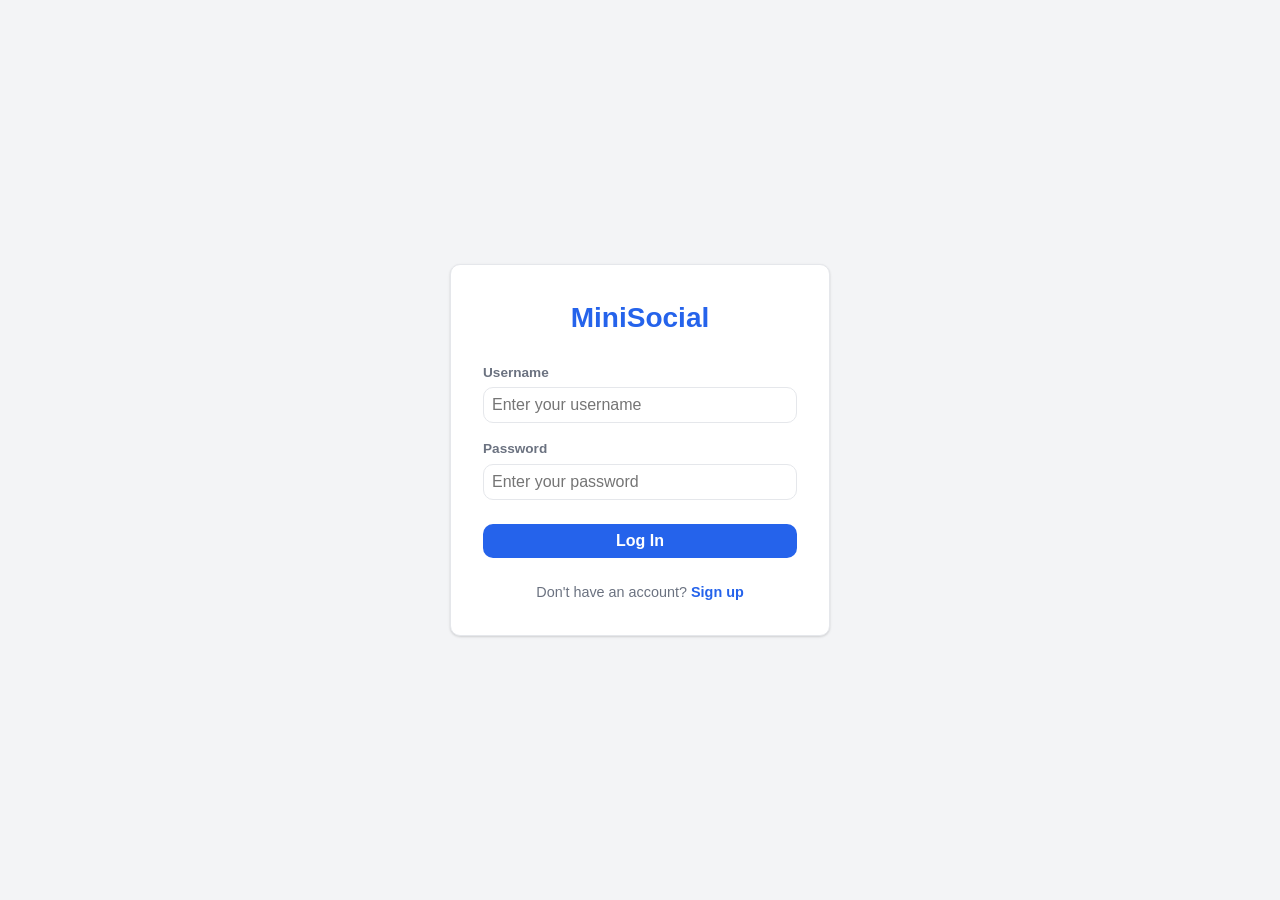
<file: frontend/index.html>
<!DOCTYPE html>
<html lang="en">
<head>
  <meta charset="UTF-8">
  <meta name="viewport" content="width=device-width, initial-scale=1.0">
  <title>MiniSocial - Home</title>

  <link rel="stylesheet" href="styles/shared/reset.css">
  <link rel="stylesheet" href="styles/shared/variables.css">
  <link rel="stylesheet" href="styles/shared/header.css">
  <link rel="stylesheet" href="styles/shared/components.css">
  <link rel="stylesheet" href="styles/pages/home.css">
</head>
<body>

  <header class="header">
    <div class="header-content">
      <a href="index.html" class="header-logo">MiniSocial</a>

      <div class="header-search">
        <input
          type="text"
          class="header-search-input"
          id="js-search-input"
          placeholder="Search users..."
          autocomplete="off"
        >
        <div class="header-search-results" id="js-search-results"></div>
      </div>

      <nav class="header-nav">
        <a href="index.html" class="header-nav-link">Home</a>
        <a href="profile.html" class="header-nav-link" id="js-my-profile-link">Profile</a>
        <button class="header-logout-button" id="js-logout-button">Log Out</button>
      </nav>
    </div>
  </header>

  <main class="page-content">

    <div class="error-banner" id="js-error-banner"></div>

    <section class="create-post-box">
      <form id="js-create-post-form">
        <textarea
          class="create-post-textarea"
          id="js-post-caption-input"
          placeholder="What's on your mind?"
          maxlength="500"
        ></textarea>

        <img class="create-post-image-preview" id="js-post-image-preview">

        <div class="create-post-footer">
          <div>
            <label class="create-post-image-label" for="js-post-image-input">📷 Add Photo</label>
            <input type="file" accept="image/*" class="create-post-image-input" id="js-post-image-input">
            <span class="create-post-image-filename" id="js-post-image-filename"></span>
          </div>

          <button type="submit" class="create-post-submit-button" id="js-post-submit-button">
            Post
          </button>
        </div>
      </form>
    </section>

    <div class="spinner" id="js-loading-spinner"></div>

    <section class="posts-list" id="js-posts-list"></section>

  </main>

  <script type="module" src="scripts/home.js"></script>
</body>
</html>
</file>
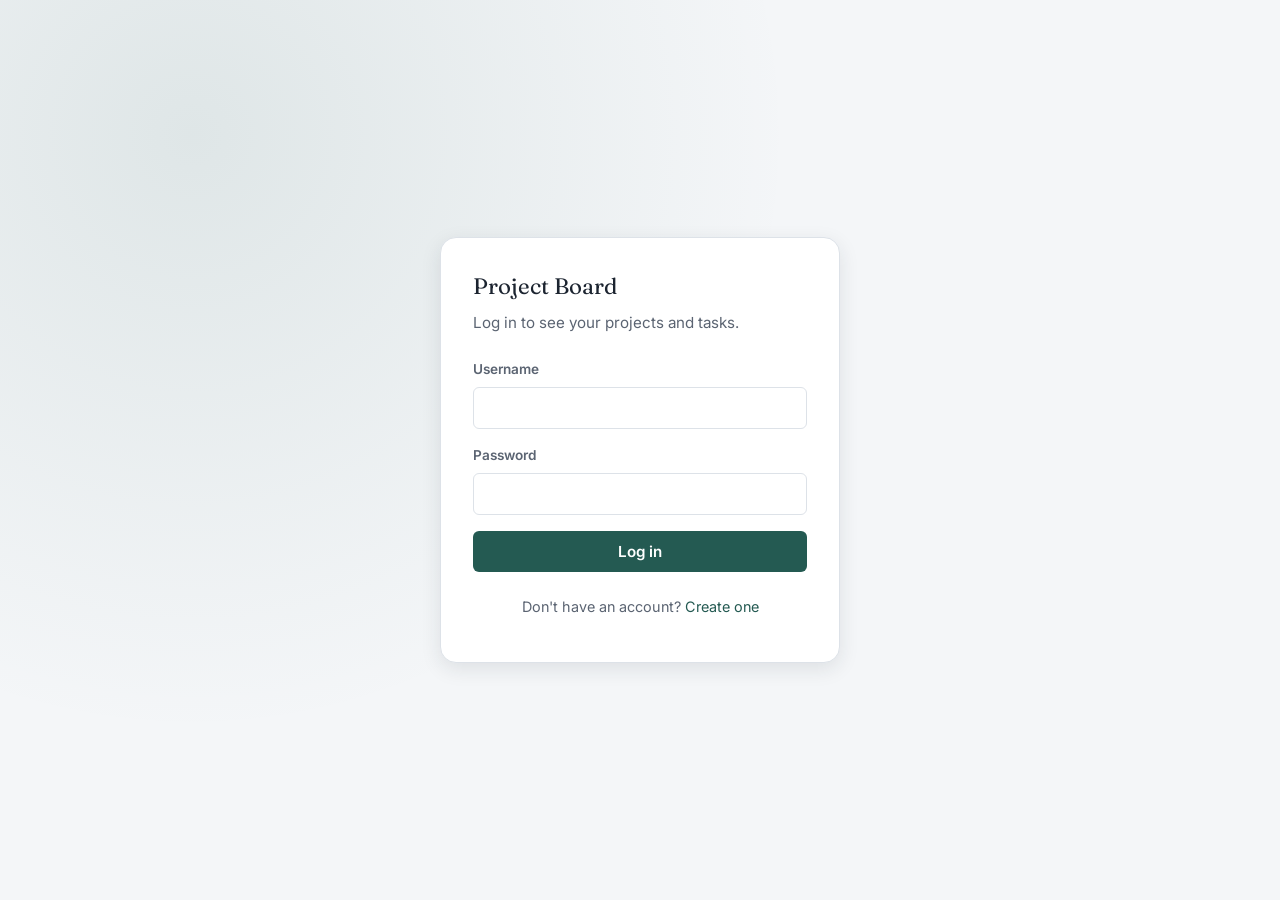
<file: Task-2/frontend/index.html>
<!DOCTYPE html>
<html lang="en">
<head>
  <meta charset="UTF-8">
  <meta name="viewport" content="width=device-width, initial-scale=1.0">
  <title>Project Board</title>
  <link rel="stylesheet" href="styles/shared/base.css">
</head>
<body>
  <div class="loading-state">Loading&hellip;</div>

  <script src="scripts/api.js"></script>
  <script>
    // Entry point: send the visitor wherever they belong.
    if (window.api.isLoggedIn()) {
      window.location.href = 'dashboard.html';
    } else {
      window.location.href = 'login.html';
    }
  </script>
</body>
</html>
</file>
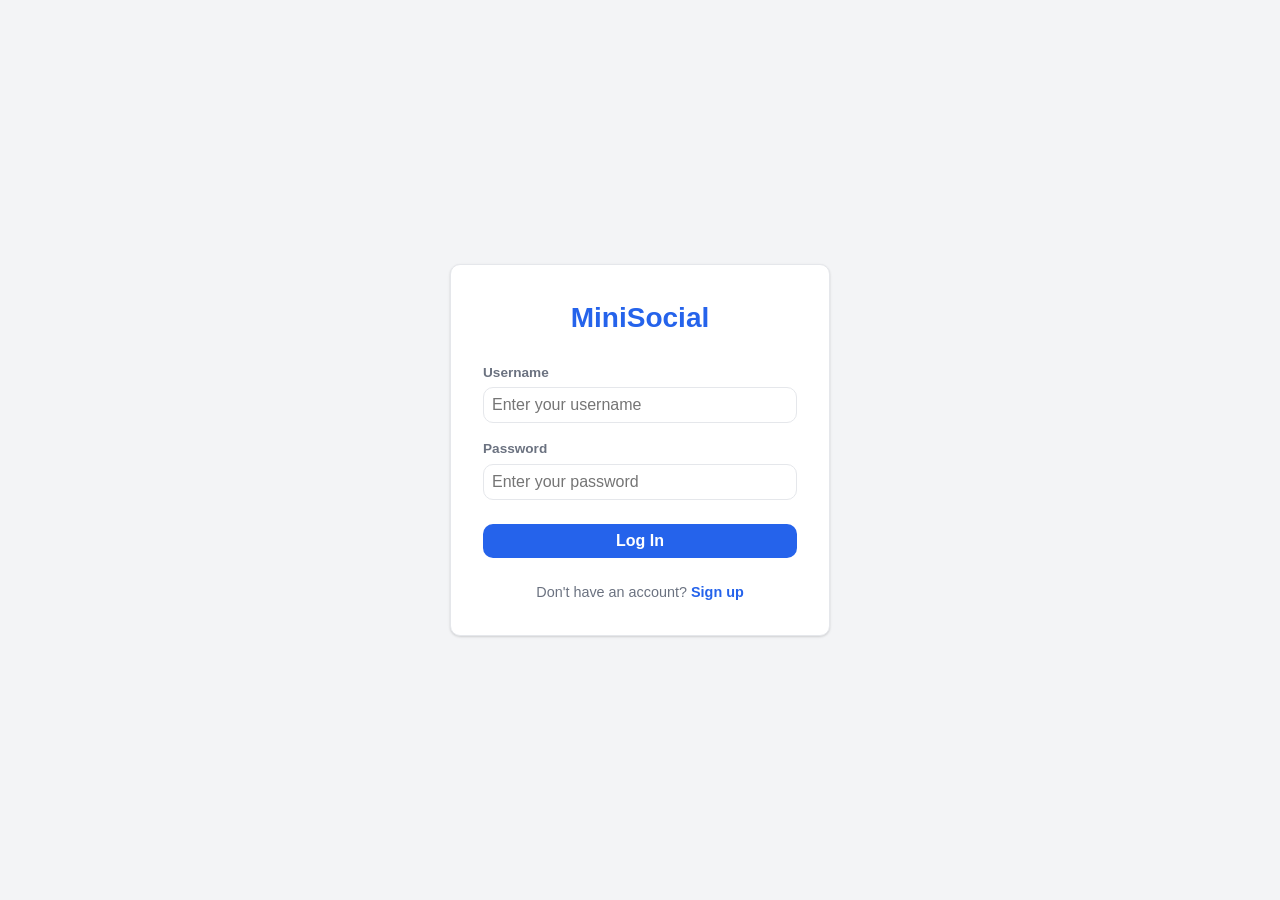
<file: frontend/login.html>
<!DOCTYPE html>
<html lang="en">
<head>
  <meta charset="UTF-8">
  <meta name="viewport" content="width=device-width, initial-scale=1.0">
  <title>MiniSocial - Log In</title>

  <link rel="stylesheet" href="styles/shared/reset.css">
  <link rel="stylesheet" href="styles/shared/variables.css">
  <link rel="stylesheet" href="styles/shared/components.css">
  <link rel="stylesheet" href="styles/pages/login.css">
</head>
<body>

  <main class="auth-page">
    <div class="auth-card">
      <div class="auth-logo">MiniSocial</div>

      <div class="error-banner" id="js-error-banner"></div>

      <form id="js-login-form">
        <div class="auth-field">
          <label class="auth-label" for="js-username-input">Username</label>
          <input
            type="text"
            class="auth-input"
            id="js-username-input"
            placeholder="Enter your username"
            autocomplete="username"
            required
          >
        </div>

        <div class="auth-field">
          <label class="auth-label" for="js-password-input">Password</label>
          <input
            type="password"
            class="auth-input"
            id="js-password-input"
            placeholder="Enter your password"
            autocomplete="current-password"
            required
          >
        </div>

        <button type="submit" class="auth-submit-button" id="js-login-button">
          Log In
        </button>
      </form>

      <p class="auth-switch-text">
        Don't have an account?
        <a href="register.html" class="auth-switch-link">Sign up</a>
      </p>
    </div>
  </main>

  <script type="module" src="scripts/login.js"></script>
</body>
</html>
</file>
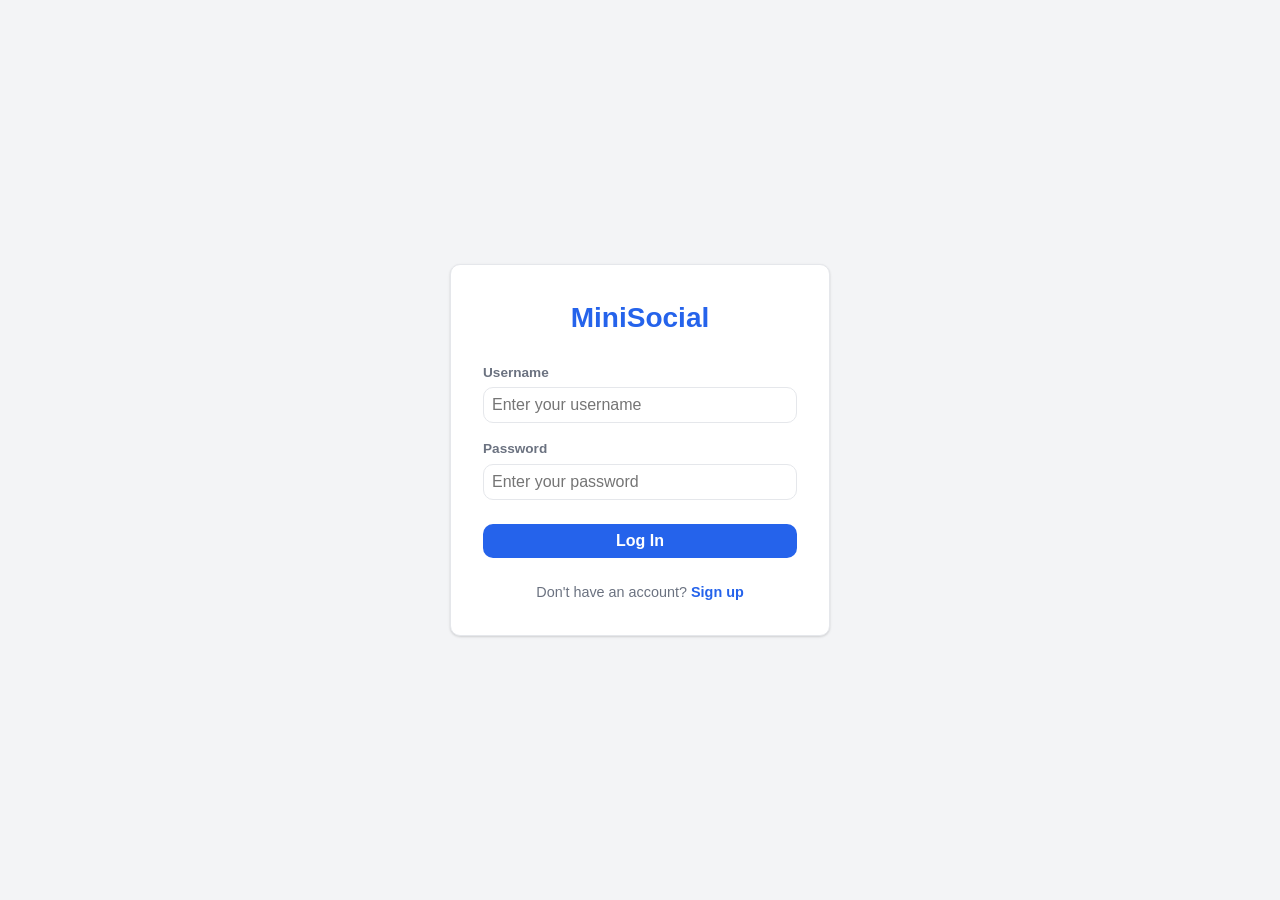
<file: frontend/profile.html>
<!DOCTYPE html>
<html lang="en">
<head>
  <meta charset="UTF-8">
  <meta name="viewport" content="width=device-width, initial-scale=1.0">
  <title>MiniSocial - Profile</title>

  <link rel="stylesheet" href="styles/shared/reset.css">
  <link rel="stylesheet" href="styles/shared/variables.css">
  <link rel="stylesheet" href="styles/shared/header.css">
  <link rel="stylesheet" href="styles/shared/components.css">
  <link rel="stylesheet" href="styles/pages/home.css">
  <link rel="stylesheet" href="styles/pages/profile.css">
</head>
<body>

  <header class="header">
    <div class="header-content">
      <a href="index.html" class="header-logo">MiniSocial</a>

      <div class="header-search">
        <input
          type="text"
          class="header-search-input"
          id="js-search-input"
          placeholder="Search users..."
          autocomplete="off"
        >
        <div class="header-search-results" id="js-search-results"></div>
      </div>

      <nav class="header-nav">
        <a href="index.html" class="header-nav-link">Home</a>
        <a href="profile.html" class="header-nav-link" id="js-my-profile-link">Profile</a>
        <button class="header-logout-button" id="js-logout-button">Log Out</button>
      </nav>
    </div>
  </header>

  <main class="page-content">

    <div class="error-banner" id="js-error-banner"></div>

    <div class="spinner" id="js-loading-spinner"></div>

    <section class="profile-header" id="js-profile-header" style="display:none;">
      <img class="profile-avatar" id="js-profile-avatar" alt="Profile picture">

      <div class="profile-info">
        <div class="profile-username-row">
          <span class="profile-username" id="js-profile-username"></span>
          <button class="profile-follow-button" id="js-follow-button" style="display:none;"></button>
          <button class="profile-edit-button" id="js-edit-profile-button" style="display:none;">Edit Profile</button>
        </div>

        <p class="profile-bio" id="js-profile-bio"></p>

        <div class="profile-stats">
          <div>
            <span class="profile-stat-value" id="js-posts-count">0</span>
            <span class="profile-stat-label">Posts</span>
          </div>
          <div>
            <span class="profile-stat-value" id="js-followers-count">0</span>
            <span class="profile-stat-label">Followers</span>
          </div>
          <div>
            <span class="profile-stat-value" id="js-following-count">0</span>
            <span class="profile-stat-label">Following</span>
          </div>
        </div>
      </div>
    </section>

    <section class="edit-profile-box" id="js-edit-profile-box">
      <form id="js-edit-profile-form">
        <img class="edit-profile-avatar-preview" id="js-edit-avatar-preview" alt="New profile picture preview">

        <div class="edit-profile-field">
          <label class="edit-profile-label" for="js-edit-avatar-input">Profile Picture</label>
          <input type="file" accept="image/*" id="js-edit-avatar-input">
        </div>

        <div class="edit-profile-field">
          <label class="edit-profile-label" for="js-edit-bio-input">Bio</label>
          <textarea
            class="edit-profile-textarea"
            id="js-edit-bio-input"
            maxlength="200"
            placeholder="Tell people about yourself..."
          ></textarea>
        </div>

        <div class="edit-profile-actions">
          <button type="submit" class="edit-profile-save-button" id="js-save-profile-button">
            Save Changes
          </button>
          <button type="button" class="edit-profile-cancel-button" id="js-cancel-edit-button">
            Cancel
          </button>
        </div>
      </form>
    </section>

    <h2 class="profile-posts-heading">Posts</h2>
    <section class="profile-posts-list" id="js-profile-posts-list"></section>

  </main>

  <script type="module" src="scripts/profile.js"></script>
</body>
</html>
</file>
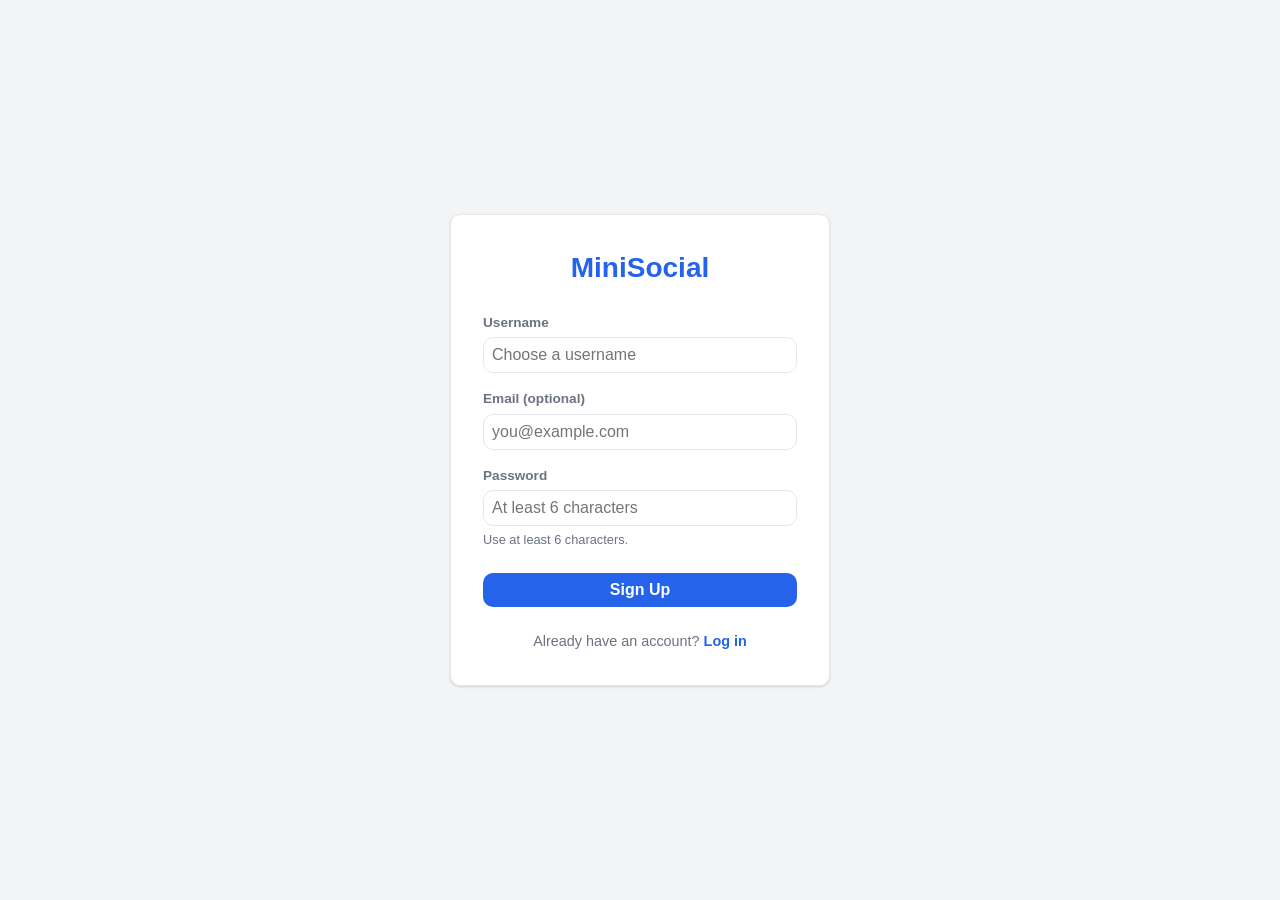
<file: frontend/register.html>
<!DOCTYPE html>
<html lang="en">
<head>
  <meta charset="UTF-8">
  <meta name="viewport" content="width=device-width, initial-scale=1.0">
  <title>MiniSocial - Sign Up</title>

  <link rel="stylesheet" href="styles/shared/reset.css">
  <link rel="stylesheet" href="styles/shared/variables.css">
  <link rel="stylesheet" href="styles/shared/components.css">
  <link rel="stylesheet" href="styles/pages/register.css">
</head>
<body>

  <main class="auth-page">
    <div class="auth-card">
      <div class="auth-logo">MiniSocial</div>

      <div class="error-banner" id="js-error-banner"></div>

      <form id="js-register-form">
        <div class="auth-field">
          <label class="auth-label" for="js-username-input">Username</label>
          <input
            type="text"
            class="auth-input"
            id="js-username-input"
            placeholder="Choose a username"
            autocomplete="username"
            required
          >
        </div>

        <div class="auth-field">
          <label class="auth-label" for="js-email-input">Email (optional)</label>
          <input
            type="email"
            class="auth-input"
            id="js-email-input"
            placeholder="you@example.com"
            autocomplete="email"
          >
        </div>

        <div class="auth-field">
          <label class="auth-label" for="js-password-input">Password</label>
          <input
            type="password"
            class="auth-input"
            id="js-password-input"
            placeholder="At least 6 characters"
            autocomplete="new-password"
            required
          >
          <p class="auth-password-hint">Use at least 6 characters.</p>
        </div>

        <button type="submit" class="auth-submit-button" id="js-register-button">
          Sign Up
        </button>
      </form>

      <p class="auth-switch-text">
        Already have an account?
        <a href="login.html" class="auth-switch-link">Log in</a>
      </p>
    </div>
  </main>

  <script type="module" src="scripts/register.js"></script>
</body>
</html>
</file>
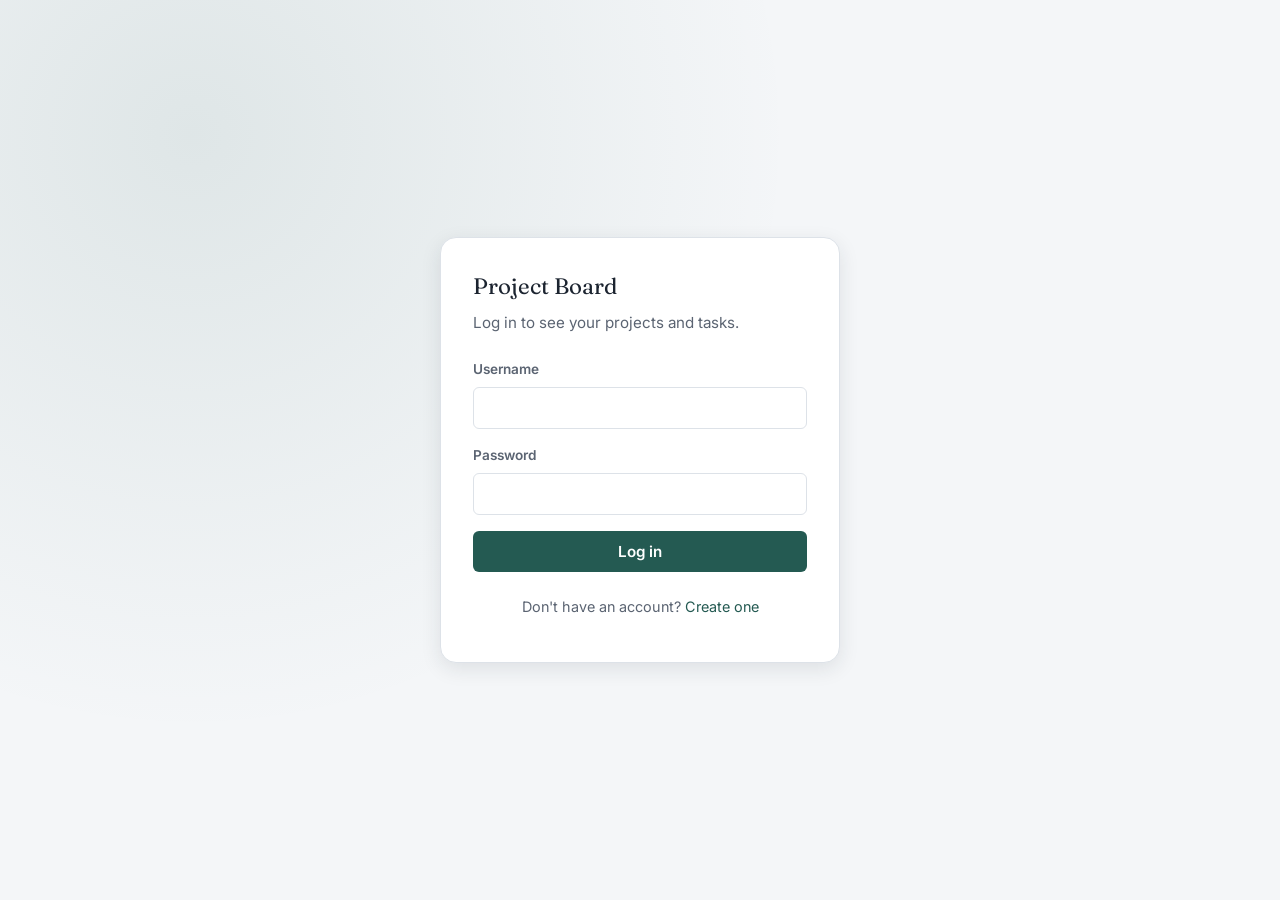
<file: Task-2/frontend/dashboard.html>
<!DOCTYPE html>
<html lang="en">
<head>
  <meta charset="UTF-8">
  <meta name="viewport" content="width=device-width, initial-scale=1.0">
  <title>Dashboard — Project Board</title>
  <link rel="preconnect" href="https://fonts.googleapis.com">
  <link href="https://fonts.googleapis.com/css2?family=Fraunces:wght@600;700&family=Inter:wght@400;500;600;700&display=swap" rel="stylesheet">
  <link rel="stylesheet" href="styles/shared/base.css">
  <link rel="stylesheet" href="styles/shared/components.css">
  <link rel="stylesheet" href="styles/pages/dashboard.css">
</head>
<body>
  <nav class="navbar">
    <div class="navbar-inner">
      <a href="dashboard.html" class="navbar-brand">Project Board</a>
      <div class="navbar-links">
        <a href="dashboard.html">Dashboard</a>
        <a href="profile.html">Profile</a>
        <div class="navbar-user">
          <div class="navbar-avatar" id="nav-avatar">?</div>
          <button type="button" class="btn-text" id="logout-btn" style="color:#fff;">Log out</button>
        </div>
      </div>
    </div>
  </nav>

  <main class="page-main">
    <div class="container">
      <div id="page-alert" class="alert alert-error" role="alert"></div>

      <div class="page-header">
        <div>
          <div class="eyebrow">Overview</div>
          <h1 id="welcome-heading">Your projects</h1>
          <p class="dashboard-intro">Everything you own or have been added to.</p>
        </div>
        <button type="button" class="btn" id="new-project-btn">+ New project</button>
      </div>

      <div id="loading" class="loading-state">Loading projects&hellip;</div>

      <div id="empty-state" class="empty-state" style="display:none;">
        <h3>No projects yet</h3>
        <p>Create your first project to start tracking tasks with your team.</p>
        <button type="button" class="btn" id="empty-new-project-btn">+ New project</button>
      </div>

      <div id="project-grid" class="project-grid"></div>
    </div>
  </main>

  <!-- New project modal -->
  <div class="modal-overlay" id="project-modal-overlay">
    <div class="modal">
      <div class="modal-header">
        <h2>New project</h2>
        <button type="button" class="modal-close" id="project-modal-close" aria-label="Close">&times;</button>
      </div>
      <div id="project-form-alert" class="alert alert-error" role="alert"></div>
      <form id="project-form" novalidate>
        <div class="field">
          <label for="project-name">Project name</label>
          <input type="text" id="project-name" name="name" required maxlength="200">
        </div>
        <div class="field">
          <label for="project-description">Description</label>
          <textarea id="project-description" name="description" placeholder="What is this project about? (optional)"></textarea>
        </div>
        <div class="modal-actions">
          <button type="button" class="btn btn-secondary" id="project-cancel-btn">Cancel</button>
          <button type="submit" class="btn" id="project-save-btn">Create project</button>
        </div>
      </form>
    </div>
  </div>

  <script src="scripts/api.js"></script>
  <script src="scripts/dashboard.js"></script>
</body>
</html>
</file>
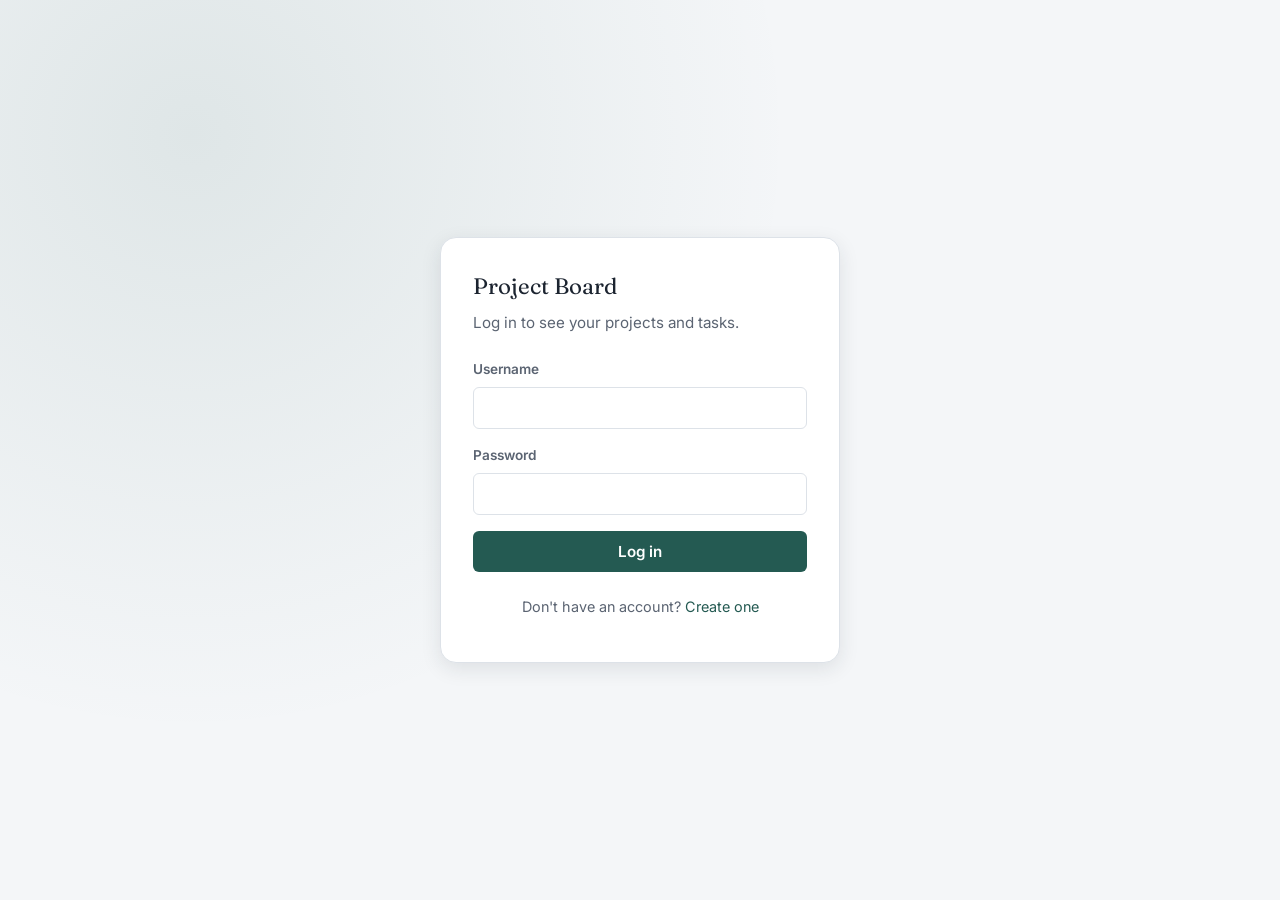
<file: Task-2/frontend/login.html>
<!DOCTYPE html>
<html lang="en">
<head>
  <meta charset="UTF-8">
  <meta name="viewport" content="width=device-width, initial-scale=1.0">
  <title>Log in — Project Board</title>
  <link rel="preconnect" href="https://fonts.googleapis.com">
  <link href="https://fonts.googleapis.com/css2?family=Fraunces:wght@600;700&family=Inter:wght@400;500;600;700&display=swap" rel="stylesheet">
  <link rel="stylesheet" href="styles/shared/base.css">
  <link rel="stylesheet" href="styles/shared/components.css">
  <link rel="stylesheet" href="styles/pages/login.css">
</head>
<body>
  <div class="auth-shell">
    <div class="auth-card">
      <div class="brand">Project Board</div>
      <p class="subtitle">Log in to see your projects and tasks.</p>

      <div id="form-alert" class="alert alert-error" role="alert"></div>

      <form id="login-form" novalidate>
        <div class="field">
          <label for="username">Username</label>
          <input type="text" id="username" name="username" autocomplete="username" required>
        </div>
        <div class="field">
          <label for="password">Password</label>
          <input type="password" id="password" name="password" autocomplete="current-password" required>
        </div>
        <button type="submit" class="btn btn-block" id="submit-btn">Log in</button>
      </form>

      <p class="auth-footer">Don't have an account? <a href="register.html">Create one</a></p>
    </div>
  </div>

  <script src="scripts/api.js"></script>
  <script src="scripts/login.js"></script>
</body>
</html>
</file>
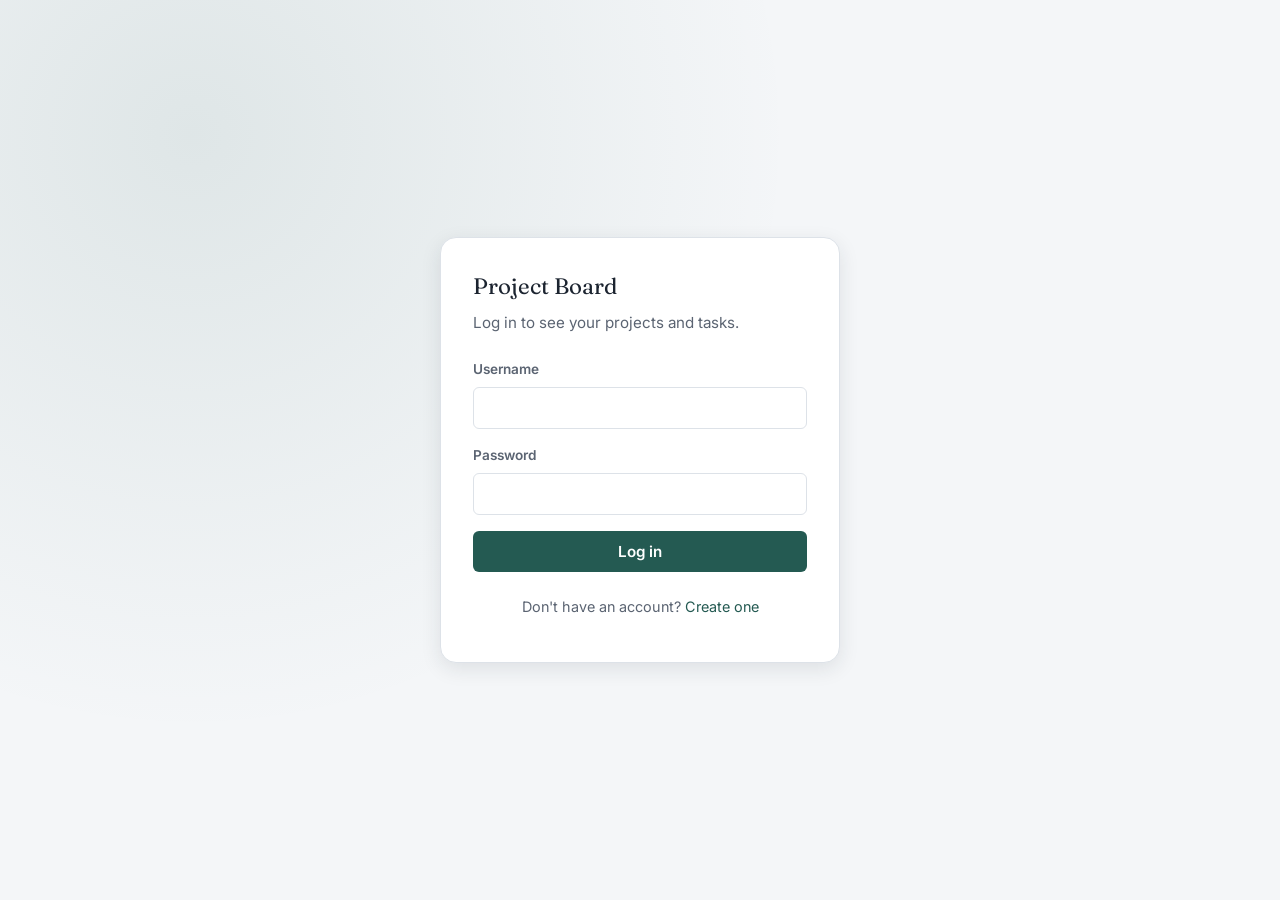
<file: Task-2/frontend/profile.html>
<!DOCTYPE html>
<html lang="en">
<head>
  <meta charset="UTF-8">
  <meta name="viewport" content="width=device-width, initial-scale=1.0">
  <title>Profile — Project Board</title>
  <link rel="preconnect" href="https://fonts.googleapis.com">
  <link href="https://fonts.googleapis.com/css2?family=Fraunces:wght@600;700&family=Inter:wght@400;500;600;700&display=swap" rel="stylesheet">
  <link rel="stylesheet" href="styles/shared/base.css">
  <link rel="stylesheet" href="styles/shared/components.css">
  <link rel="stylesheet" href="styles/pages/profile.css">
</head>
<body>
  <nav class="navbar">
    <div class="navbar-inner">
      <a href="dashboard.html" class="navbar-brand">Project Board</a>
      <div class="navbar-links">
        <a href="dashboard.html">Dashboard</a>
        <a href="profile.html">Profile</a>
        <div class="navbar-user">
          <div class="navbar-avatar" id="nav-avatar">?</div>
          <button type="button" class="btn-text" id="logout-btn" style="color:#fff;">Log out</button>
        </div>
      </div>
    </div>
  </nav>

  <main class="page-main">
    <div class="container" style="max-width: 560px;">
      <div class="page-header">
        <div>
          <div class="eyebrow">Account</div>
          <h1>Your profile</h1>
        </div>
      </div>

      <div class="card card-padded">
        <div class="profile-avatar-lg" id="profile-avatar">?</div>

        <div id="form-alert" class="alert alert-error" role="alert"></div>
        <div id="form-success" class="alert alert-success" role="status"></div>

        <form id="profile-form" novalidate>
          <div class="field">
            <label for="username">Username</label>
            <input type="text" id="username" disabled>
          </div>
          <div class="field-row">
            <div class="field">
              <label for="first_name">First name</label>
              <input type="text" id="first_name" name="first_name">
            </div>
            <div class="field">
              <label for="last_name">Last name</label>
              <input type="text" id="last_name" name="last_name">
            </div>
          </div>
          <div class="field">
            <label for="email">Email</label>
            <input type="email" id="email" name="email">
          </div>
          <button type="submit" class="btn" id="save-btn">Save changes</button>
        </form>
      </div>
    </div>
  </main>

  <script src="scripts/api.js"></script>
  <script src="scripts/profile.js"></script>
</body>
</html>
</file>
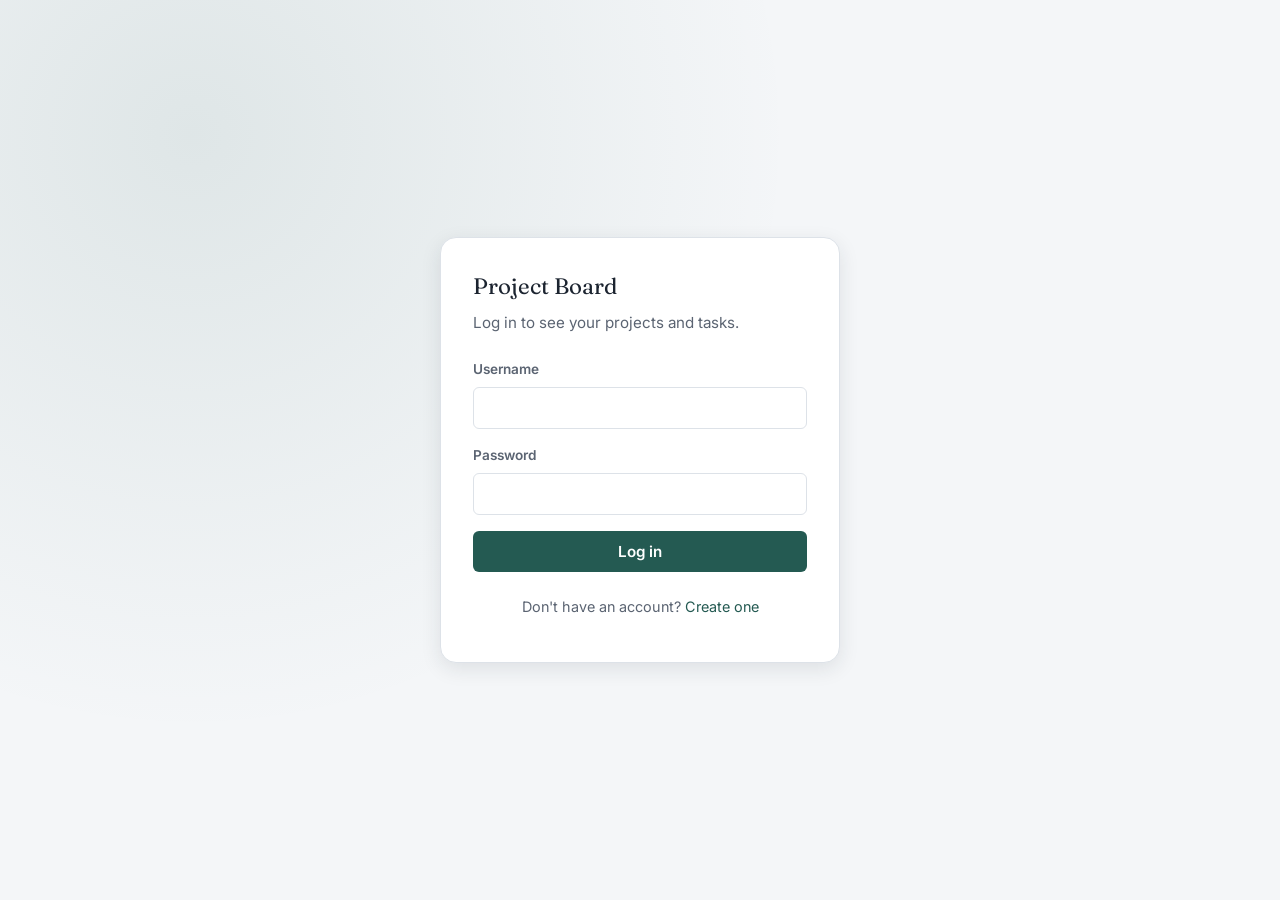
<file: Task-2/frontend/project.html>
<!DOCTYPE html>
<html lang="en">
<head>
  <meta charset="UTF-8">
  <meta name="viewport" content="width=device-width, initial-scale=1.0">
  <title>Project — Project Board</title>
  <link rel="preconnect" href="https://fonts.googleapis.com">
  <link href="https://fonts.googleapis.com/css2?family=Fraunces:wght@600;700&family=Inter:wght@400;500;600;700&display=swap" rel="stylesheet">
  <link rel="stylesheet" href="styles/shared/base.css">
  <link rel="stylesheet" href="styles/shared/components.css">
  <link rel="stylesheet" href="styles/pages/project.css">
</head>
<body>
  <nav class="navbar">
    <div class="navbar-inner">
      <a href="dashboard.html" class="navbar-brand">Project Board</a>
      <div class="navbar-links">
        <a href="dashboard.html">Dashboard</a>
        <a href="profile.html">Profile</a>
        <div class="navbar-user">
          <div class="navbar-avatar" id="nav-avatar">?</div>
          <button type="button" class="btn-text" id="logout-btn" style="color:#fff;">Log out</button>
        </div>
      </div>
    </div>
  </nav>

  <main class="page-main">
    <div class="container">
      <div id="page-alert" class="alert alert-error" role="alert"></div>
      <div id="loading" class="loading-state">Loading project&hellip;</div>

      <div id="project-content" style="display:none;">
        <div class="page-header">
          <div>
            <div class="eyebrow">Project</div>
            <div class="project-title-row">
              <h1 id="project-name">&nbsp;</h1>
            </div>
            <p id="project-description" class="dashboard-intro">&nbsp;</p>
            <div class="members-bar">
              <div class="member-stack" id="member-stack"></div>
              <span id="member-count-label"></span>
              <button type="button" class="btn-text" id="manage-members-btn">Manage members</button>
            </div>
          </div>
          <div class="project-header-actions">
            <button type="button" class="btn btn-secondary" id="edit-project-btn">Edit project</button>
            <button type="button" class="btn" id="add-task-btn">+ Add task</button>
          </div>
        </div>

        <div class="board">
          <div class="board-column" data-status="todo">
            <div class="board-column-header">
              <h3>To Do</h3>
              <span class="board-count" id="count-todo">0</span>
            </div>
            <div class="board-column-body" id="column-todo"></div>
          </div>
          <div class="board-column" data-status="in_progress">
            <div class="board-column-header">
              <h3>In Progress</h3>
              <span class="board-count" id="count-in_progress">0</span>
            </div>
            <div class="board-column-body" id="column-in_progress"></div>
          </div>
          <div class="board-column" data-status="done">
            <div class="board-column-header">
              <h3>Done</h3>
              <span class="board-count" id="count-done">0</span>
            </div>
            <div class="board-column-body" id="column-done"></div>
          </div>
        </div>
      </div>
    </div>
  </main>

  <!-- Task modal: used for both creating and editing a task -->
  <div class="modal-overlay" id="task-modal-overlay">
    <div class="modal">
      <div class="modal-header">
        <h2 id="task-modal-title">New task</h2>
        <button type="button" class="modal-close" id="task-modal-close" aria-label="Close">&times;</button>
      </div>
      <div id="task-form-alert" class="alert alert-error" role="alert"></div>

      <form id="task-form" novalidate>
        <div class="field">
          <label for="task-title">Title</label>
          <input type="text" id="task-title" maxlength="200" required>
        </div>
        <div class="field">
          <label for="task-description">Description</label>
          <textarea id="task-description" placeholder="Optional details"></textarea>
        </div>
        <div class="field-row">
          <div class="field">
            <label for="task-status">Status</label>
            <select id="task-status">
              <option value="todo">To Do</option>
              <option value="in_progress">In Progress</option>
              <option value="done">Done</option>
            </select>
          </div>
          <div class="field">
            <label for="task-priority">Priority</label>
            <select id="task-priority">
              <option value="low">Low</option>
              <option value="medium" selected>Medium</option>
              <option value="high">High</option>
            </select>
          </div>
        </div>
        <div class="field-row">
          <div class="field">
            <label for="task-due-date">Due date</label>
            <input type="date" id="task-due-date">
          </div>
          <div class="field">
            <label for="task-assignee">Assigned to</label>
            <select id="task-assignee">
              <option value="">Unassigned</option>
            </select>
          </div>
        </div>

        <div id="task-comments-section" style="display:none;">
          <h3>Comments</h3>
          <div id="comment-list" class="comment-list"></div>
<div id="comment-form" class="comment-form">
  <textarea id="comment-input" placeholder="Add a comment&hellip;" required></textarea>
  <button type="button" class="btn btn-sm" id="comment-post-btn">Post</button>
</div>        </div>

        <div class="modal-actions-split">
          <button type="button" class="btn btn-danger" id="task-delete-btn" style="display:none;">Delete task</button>
          <div class="modal-actions" style="margin-top:0;">
            <button type="button" class="btn btn-secondary" id="task-cancel-btn">Cancel</button>
            <button type="submit" class="btn" id="task-save-btn">Save task</button>
          </div>
        </div>
      </form>
    </div>
  </div>

  <!-- Members modal -->
  <div class="modal-overlay" id="members-modal-overlay">
    <div class="modal">
      <div class="modal-header">
        <h2>Project members</h2>
        <button type="button" class="modal-close" id="members-modal-close" aria-label="Close">&times;</button>
      </div>
      <div id="members-form-alert" class="alert alert-error" role="alert"></div>
      <div id="members-list"></div>
      <form id="add-member-form" style="margin-top: var(--space-4); display:flex; gap: var(--space-3); align-items:flex-end;">
        <div class="field" style="flex:1; margin-bottom:0;">
          <label for="new-member-username">Add member by username</label>
          <input type="text" id="new-member-username" placeholder="username">
        </div>
        <button type="submit" class="btn">Add</button>
      </form>
    </div>
  </div>

  <!-- Edit project modal -->
  <div class="modal-overlay" id="edit-project-modal-overlay">
    <div class="modal">
      <div class="modal-header">
        <h2>Edit project</h2>
        <button type="button" class="modal-close" id="edit-project-modal-close" aria-label="Close">&times;</button>
      </div>
      <div id="edit-project-alert" class="alert alert-error" role="alert"></div>
      <form id="edit-project-form" novalidate>
        <div class="field">
          <label for="edit-project-name">Project name</label>
          <input type="text" id="edit-project-name" maxlength="200" required>
        </div>
        <div class="field">
          <label for="edit-project-description">Description</label>
          <textarea id="edit-project-description"></textarea>
        </div>
        <div class="modal-actions-split">
          <button type="button" class="btn btn-danger" id="delete-project-btn">Delete project</button>
          <div class="modal-actions" style="margin-top:0;">
            <button type="button" class="btn btn-secondary" id="edit-project-cancel-btn">Cancel</button>
            <button type="submit" class="btn" id="edit-project-save-btn">Save changes</button>
          </div>
        </div>
      </form>
    </div>
  </div>

  <script src="scripts/api.js"></script>
  <script src="scripts/project.js"></script>
</body>
</html>
</file>
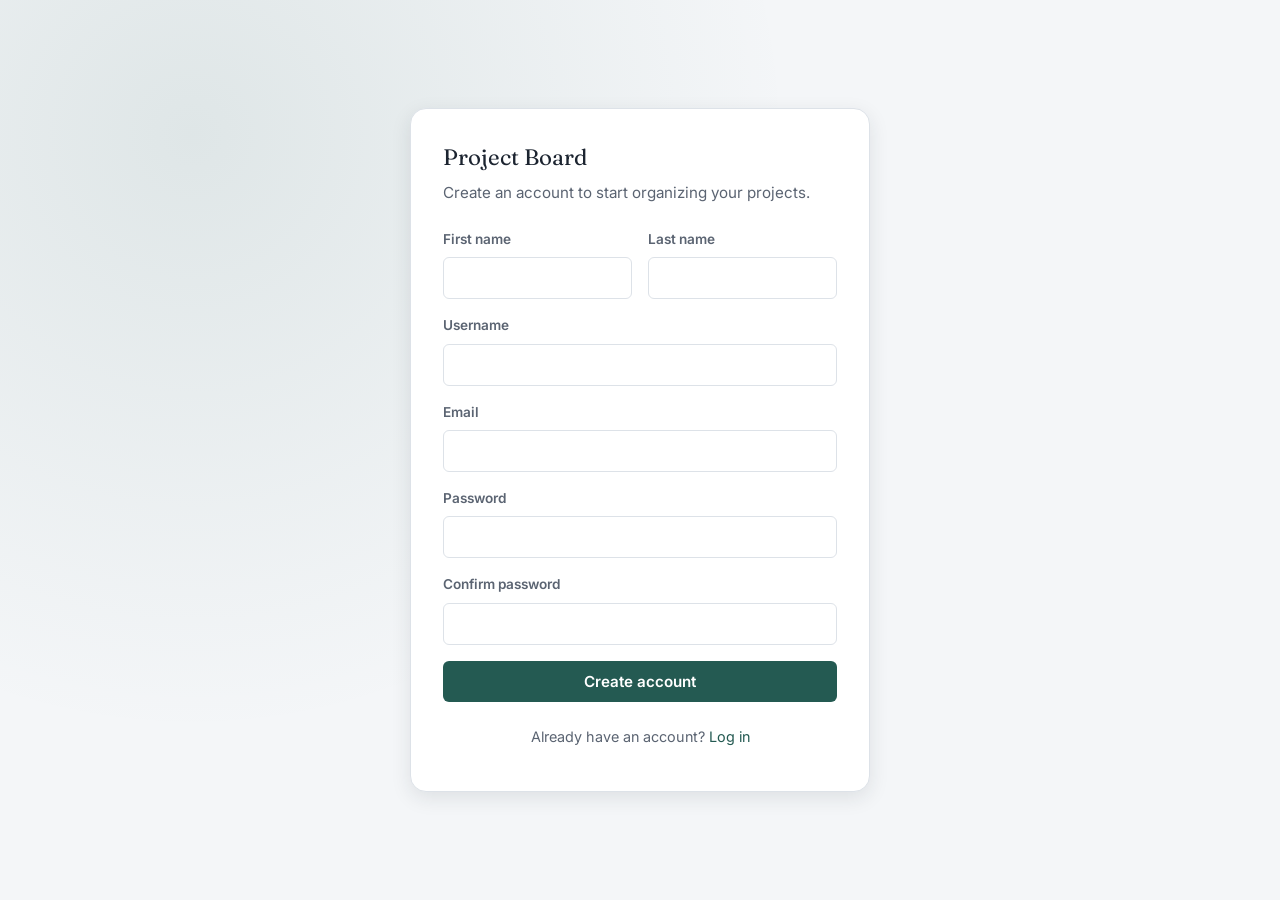
<file: Task-2/frontend/register.html>
<!DOCTYPE html>
<html lang="en">
<head>
  <meta charset="UTF-8">
  <meta name="viewport" content="width=device-width, initial-scale=1.0">
  <title>Create account — Project Board</title>
  <link rel="preconnect" href="https://fonts.googleapis.com">
  <link href="https://fonts.googleapis.com/css2?family=Fraunces:wght@600;700&family=Inter:wght@400;500;600;700&display=swap" rel="stylesheet">
  <link rel="stylesheet" href="styles/shared/base.css">
  <link rel="stylesheet" href="styles/shared/components.css">
  <link rel="stylesheet" href="styles/pages/register.css">
</head>
<body>
  <div class="auth-shell">
    <div class="auth-card auth-card-wide">
      <div class="brand">Project Board</div>
      <p class="subtitle">Create an account to start organizing your projects.</p>

      <div id="form-alert" class="alert alert-error" role="alert"></div>

      <form id="register-form" novalidate>
        <div class="field-row">
          <div class="field">
            <label for="first_name">First name</label>
            <input type="text" id="first_name" name="first_name" autocomplete="given-name">
          </div>
          <div class="field">
            <label for="last_name">Last name</label>
            <input type="text" id="last_name" name="last_name" autocomplete="family-name">
          </div>
        </div>
        <div class="field">
          <label for="username">Username</label>
          <input type="text" id="username" name="username" autocomplete="username" required>
        </div>
        <div class="field">
          <label for="email">Email</label>
          <input type="email" id="email" name="email" autocomplete="email" required>
        </div>
        <div class="field">
          <label for="password">Password</label>
          <input type="password" id="password" name="password" autocomplete="new-password" required>
        </div>
        <div class="field">
          <label for="password2">Confirm password</label>
          <input type="password" id="password2" name="password2" autocomplete="new-password" required>
        </div>
        <button type="submit" class="btn btn-block" id="submit-btn">Create account</button>
      </form>

      <p class="auth-footer">Already have an account? <a href="login.html">Log in</a></p>
    </div>
  </div>

  <script src="scripts/api.js"></script>
  <script src="scripts/register.js"></script>
</body>
</html>
</file>
<file: frontend/styles/shared/variables.css>
:root {
  /* Colors */
  --color-primary: #2563eb;
  --color-primary-dark: #1d4ed8;
  --color-accent: #f43f5e;
  --color-background: #f3f4f6;
  --color-surface: #ffffff;
  --color-border: #e5e7eb;
  --color-text: #111827;
  --color-text-muted: #6b7280;
  --color-error: #dc2626;
  --color-error-background: #fee2e2;
  --color-success: #16a34a;

  /* Spacing */
  --space-xs: 4px;
  --space-sm: 8px;
  --space-md: 16px;
  --space-lg: 24px;
  --space-xl: 32px;

  /* Radius / shadow */
  --radius: 10px;
  --radius-round: 50%;
  --shadow-card: 0 1px 3px rgba(0, 0, 0, 0.1), 0 1px 2px rgba(0, 0, 0, 0.06);

  /* Layout */
  --page-max-width: 640px;
}
</file>
<file: frontend/styles/shared/header.css>
.header {
  background-color: var(--color-surface);
  border-bottom: 1px solid var(--color-border);
  position: sticky;
  top: 0;
  z-index: 100;
}

.header-content {
  max-width: var(--page-max-width);
  margin: 0 auto;
  padding: var(--space-sm) var(--space-md);
  display: flex;
  align-items: center;
  gap: var(--space-md);
}

.header-logo {
  font-size: 1.25rem;
  font-weight: 800;
  color: var(--color-primary);
  white-space: nowrap;
}

.header-search {
  flex: 1;
  position: relative;
}

.header-search-input {
  width: 100%;
  padding: var(--space-sm) var(--space-md);
  border: 1px solid var(--color-border);
  border-radius: var(--radius);
  background-color: var(--color-background);
}

.header-search-input:focus {
  outline: 2px solid var(--color-primary);
}

.header-search-results {
  position: absolute;
  top: calc(100% + 4px);
  left: 0;
  right: 0;
  background-color: var(--color-surface);
  border: 1px solid var(--color-border);
  border-radius: var(--radius);
  box-shadow: var(--shadow-card);
  max-height: 320px;
  overflow-y: auto;
  display: none;
}

.header-search-results.header-search-results-visible {
  display: block;
}

.header-search-result {
  display: flex;
  align-items: center;
  gap: var(--space-sm);
  padding: var(--space-sm) var(--space-md);
}

.header-search-result:hover {
  background-color: var(--color-background);
}

.header-search-result-avatar {
  width: 32px;
  height: 32px;
  border-radius: var(--radius-round);
  object-fit: cover;
  background-color: var(--color-border);
}

.header-search-empty {
  padding: var(--space-md);
  color: var(--color-text-muted);
  font-size: 0.9rem;
}

.header-nav {
  display: flex;
  align-items: center;
  gap: var(--space-sm);
  white-space: nowrap;
}

.header-nav-link {
  padding: var(--space-xs) var(--space-sm);
  border-radius: var(--radius);
  font-weight: 600;
  color: var(--color-text-muted);
}

.header-nav-link:hover {
  background-color: var(--color-background);
  color: var(--color-text);
}

.header-logout-button {
  padding: var(--space-xs) var(--space-sm);
  border-radius: var(--radius);
  background-color: var(--color-background);
  font-weight: 600;
  color: var(--color-text);
}

.header-logout-button:hover {
  background-color: var(--color-border);
}

@media (max-width: 480px) {
  .header-logo {
    display: none;
  }
}
</file>
<file: frontend/styles/shared/components.css>
/* ---------- Loading spinner ---------- */

.spinner {
  display: none;
  width: 32px;
  height: 32px;
  border: 3px solid var(--color-border);
  border-top-color: var(--color-primary);
  border-radius: var(--radius-round);
  margin: var(--space-lg) auto;
  animation: spin 0.8s linear infinite;
}

.spinner.spinner-visible {
  display: block;
}

@keyframes spin {
  to {
    transform: rotate(360deg);
  }
}

/* ---------- Error banner ---------- */

.error-banner {
  display: none;
  background-color: var(--color-error-background);
  color: var(--color-error);
  border: 1px solid var(--color-error);
  border-radius: var(--radius);
  padding: var(--space-sm) var(--space-md);
  font-size: 0.9rem;
  margin-bottom: var(--space-md);
}

.error-banner.error-banner-visible {
  display: block;
}

/* ---------- Auth forms (login / register) ---------- */

.auth-page {
  min-height: 100vh;
  display: flex;
  align-items: center;
  justify-content: center;
  padding: var(--space-md);
}

.auth-card {
  width: 100%;
  max-width: 380px;
  background-color: var(--color-surface);
  border: 1px solid var(--color-border);
  border-radius: var(--radius);
  box-shadow: var(--shadow-card);
  padding: var(--space-xl);
}

.auth-logo {
  text-align: center;
  font-size: 1.75rem;
  font-weight: 800;
  color: var(--color-primary);
  margin-bottom: var(--space-lg);
}

.auth-field {
  margin-bottom: var(--space-md);
}

.auth-label {
  display: block;
  font-size: 0.85rem;
  font-weight: 600;
  margin-bottom: var(--space-xs);
  color: var(--color-text-muted);
}

.auth-input {
  width: 100%;
  padding: var(--space-sm);
  border: 1px solid var(--color-border);
  border-radius: var(--radius);
}

.auth-input:focus {
  outline: 2px solid var(--color-primary);
}

.auth-submit-button {
  width: 100%;
  padding: var(--space-sm);
  background-color: var(--color-primary);
  color: white;
  border-radius: var(--radius);
  font-weight: 700;
  margin-top: var(--space-sm);
}

.auth-submit-button:hover {
  background-color: var(--color-primary-dark);
}

.auth-submit-button:disabled {
  background-color: var(--color-border);
  color: var(--color-text-muted);
  cursor: not-allowed;
}

.auth-switch-text {
  text-align: center;
  margin-top: var(--space-lg);
  font-size: 0.9rem;
  color: var(--color-text-muted);
}

.auth-switch-link {
  color: var(--color-primary);
  font-weight: 700;
}

.auth-switch-link:hover {
  text-decoration: underline;
}
</file>
<file: frontend/styles/pages/home.css>
.page-content {
  max-width: var(--page-max-width);
  margin: 0 auto;
  padding: var(--space-md);
}

/* ---------- Create post box ---------- */

.create-post-box {
  background-color: var(--color-surface);
  border: 1px solid var(--color-border);
  border-radius: var(--radius);
  box-shadow: var(--shadow-card);
  padding: var(--space-md);
  margin-bottom: var(--space-lg);
}

.create-post-textarea {
  width: 100%;
  min-height: 70px;
  border: 1px solid var(--color-border);
  border-radius: var(--radius);
  padding: var(--space-sm);
  resize: vertical;
}

.create-post-textarea:focus {
  outline: 2px solid var(--color-primary);
}

.create-post-footer {
  display: flex;
  align-items: center;
  justify-content: space-between;
  margin-top: var(--space-sm);
}

.create-post-image-label {
  display: inline-flex;
  align-items: center;
  gap: var(--space-xs);
  padding: var(--space-xs) var(--space-sm);
  border-radius: var(--radius);
  background-color: var(--color-background);
  font-size: 0.9rem;
  color: var(--color-text-muted);
  font-weight: 600;
}

.create-post-image-label:hover {
  background-color: var(--color-border);
}

.create-post-image-input {
  display: none;
}

.create-post-image-filename {
  font-size: 0.85rem;
  color: var(--color-text-muted);
  margin-left: var(--space-sm);
}

.create-post-submit-button {
  padding: var(--space-sm) var(--space-lg);
  background-color: var(--color-primary);
  color: white;
  border-radius: var(--radius);
  font-weight: 700;
}

.create-post-submit-button:hover {
  background-color: var(--color-primary-dark);
}

.create-post-submit-button:disabled {
  background-color: var(--color-border);
  color: var(--color-text-muted);
  cursor: not-allowed;
}

.create-post-image-preview {
  max-height: 200px;
  border-radius: var(--radius);
  margin-top: var(--space-sm);
  object-fit: cover;
}

/* ---------- Posts list ---------- */

.posts-list {
  display: flex;
  flex-direction: column;
  gap: var(--space-md);
}

.post-card {
  background-color: var(--color-surface);
  border: 1px solid var(--color-border);
  border-radius: var(--radius);
  box-shadow: var(--shadow-card);
  overflow: hidden;
}

.post-card-header {
  display: flex;
  align-items: center;
  gap: var(--space-sm);
  padding: var(--space-md);
}

.post-card-avatar {
  width: 40px;
  height: 40px;
  border-radius: var(--radius-round);
  object-fit: cover;
  background-color: var(--color-border);
}

.post-card-author-info {
  flex: 1;
  min-width: 0;
}

.post-card-username {
  font-weight: 700;
}

.post-card-username:hover {
  text-decoration: underline;
}

.post-card-timestamp {
  font-size: 0.8rem;
  color: var(--color-text-muted);
}

.post-card-delete-button {
  font-size: 0.85rem;
  color: var(--color-error);
  background-color: var(--color-error-background);
  padding: var(--space-xs) var(--space-sm);
  border-radius: var(--radius);
  font-weight: 600;
}

.post-card-delete-button:hover {
  opacity: 0.8;
}

.post-card-caption {
  padding: 0 var(--space-md) var(--space-md);
  white-space: pre-wrap;
  word-break: break-word;
}

.post-card-image {
  width: 100%;
  max-height: 500px;
  object-fit: cover;
  background-color: var(--color-background);
}

.post-card-actions {
  display: flex;
  align-items: center;
  gap: var(--space-md);
  padding: var(--space-sm) var(--space-md);
  border-top: 1px solid var(--color-border);
}

.post-card-action-button {
  display: flex;
  align-items: center;
  gap: var(--space-xs);
  background: none;
  color: var(--color-text-muted);
  font-weight: 600;
  font-size: 0.9rem;
  padding: var(--space-xs);
  border-radius: var(--radius);
}

.post-card-action-button:hover {
  background-color: var(--color-background);
}

.post-card-like-button.post-card-like-button-active {
  color: var(--color-accent);
}

/* ---------- Comments ---------- */

.post-card-comments {
  border-top: 1px solid var(--color-border);
  padding: var(--space-sm) var(--space-md);
  display: none;
}

.post-card-comments.post-card-comments-visible {
  display: block;
}

.comment-item {
  display: flex;
  align-items: flex-start;
  gap: var(--space-sm);
  padding: var(--space-xs) 0;
}

.comment-item-avatar {
  width: 28px;
  height: 28px;
  border-radius: var(--radius-round);
  object-fit: cover;
  background-color: var(--color-border);
  flex-shrink: 0;
}

.comment-item-text {
  font-size: 0.9rem;
}

.comment-item-username {
  font-weight: 700;
  margin-right: var(--space-xs);
}

.comment-form {
  display: flex;
  gap: var(--space-sm);
  margin-top: var(--space-sm);
}

.comment-form-input {
  flex: 1;
  padding: var(--space-xs) var(--space-sm);
  border: 1px solid var(--color-border);
  border-radius: var(--radius);
}

.comment-form-input:focus {
  outline: 2px solid var(--color-primary);
}

.comment-form-submit-button {
  padding: var(--space-xs) var(--space-md);
  background-color: var(--color-primary);
  color: white;
  border-radius: var(--radius);
  font-weight: 600;
  font-size: 0.9rem;
}

.comment-form-submit-button:hover {
  background-color: var(--color-primary-dark);
}

/* ---------- States ---------- */

.empty-state {
  text-align: center;
  color: var(--color-text-muted);
  padding: var(--space-xl) var(--space-md);
}
</file>
<file: Task-2/frontend/styles/shared/base.css>
/* ==========================================================================
   base.css — design tokens, reset, and shared primitives used site-wide.
   ========================================================================== */

:root {
  /* Color */
  --color-bg: #F4F6F8;
  --color-surface: #FFFFFF;
  --color-surface-alt: #ECEFF3;
  --color-border: #DDE2E8;
  --color-text: #1C2430;
  --color-text-muted: #5B6472;
  --color-primary: #245A52;
  --color-primary-dark: #163E38;
  --color-primary-soft: #E1EDEA;
  --color-accent: #C97A3D;
  --color-danger: #B3432D;
  --color-danger-soft: #F7E4DF;
  --color-success: #2F7A4F;

  /* Priority accents */
  --color-priority-low: #4C7A8C;
  --color-priority-medium: #C97A3D;
  --color-priority-high: #B3432D;

  /* Type */
  --font-display: 'Fraunces', Georgia, 'Times New Roman', serif;
  --font-body: 'Inter', -apple-system, BlinkMacSystemFont, 'Segoe UI', sans-serif;

  /* Spacing scale */
  --space-1: 4px;
  --space-2: 8px;
  --space-3: 12px;
  --space-4: 16px;
  --space-5: 24px;
  --space-6: 32px;
  --space-7: 48px;

  --radius-sm: 6px;
  --radius-md: 10px;
  --radius-lg: 16px;

  --shadow-sm: 0 1px 3px rgba(28, 36, 48, 0.08);
  --shadow-md: 0 6px 20px rgba(28, 36, 48, 0.10);
}

* {
  box-sizing: border-box;
}

html, body {
  margin: 0;
  padding: 0;
}

body {
  font-family: var(--font-body);
  background-color: var(--color-bg);
  color: var(--color-text);
  line-height: 1.5;
  -webkit-font-smoothing: antialiased;
  min-height: 100vh;
}

h1, h2, h3, h4 {
  font-family: var(--font-display);
  font-weight: 600;
  line-height: 1.2;
  margin: 0 0 var(--space-3) 0;
  color: var(--color-text);
}

h1 { font-size: 2rem; }
h2 { font-size: 1.5rem; }
h3 { font-size: 1.15rem; }

p { margin: 0 0 var(--space-3) 0; }

a {
  color: var(--color-primary);
  text-decoration: none;
}
a:hover { text-decoration: underline; }

ul { margin: 0; padding: 0; list-style: none; }

img { max-width: 100%; display: block; }

button, input, textarea, select {
  font-family: inherit;
  font-size: 1rem;
}

/* ---------- layout helpers ---------- */

.container {
  width: 100%;
  max-width: 1100px;
  margin: 0 auto;
  padding: 0 var(--space-5);
}

.visually-hidden {
  position: absolute;
  width: 1px;
  height: 1px;
  overflow: hidden;
  clip: rect(0 0 0 0);
  white-space: nowrap;
}

/* ---------- top navigation ---------- */

.navbar {
  background-color: var(--color-primary-dark);
  color: #fff;
}

.navbar-inner {
  max-width: 1100px;
  margin: 0 auto;
  padding: 0 var(--space-5);
  height: 60px;
  display: flex;
  align-items: center;
  justify-content: space-between;
}

.navbar-brand {
  font-family: var(--font-display);
  font-size: 1.25rem;
  font-weight: 600;
  color: #fff;
  letter-spacing: 0.01em;
}
.navbar-brand:hover { text-decoration: none; opacity: 0.9; }

.navbar-links {
  display: flex;
  align-items: center;
  gap: var(--space-5);
}

.navbar-links a,
.navbar-links button {
  color: rgba(255, 255, 255, 0.85);
  font-size: 0.95rem;
}

.navbar-links a:hover { color: #fff; text-decoration: none; }

.navbar-user {
  display: flex;
  align-items: center;
  gap: var(--space-3);
}

.navbar-avatar {
  width: 32px;
  height: 32px;
  border-radius: 50%;
  background-color: var(--color-accent);
  color: #fff;
  display: flex;
  align-items: center;
  justify-content: center;
  font-weight: 600;
  font-size: 0.85rem;
}

/* ---------- buttons ---------- */

.btn {
  display: inline-flex;
  align-items: center;
  justify-content: center;
  gap: var(--space-2);
  padding: 10px 18px;
  border-radius: var(--radius-sm);
  border: 1px solid transparent;
  background-color: var(--color-primary);
  color: #fff;
  font-weight: 600;
  font-size: 0.95rem;
  cursor: pointer;
  transition: background-color 0.15s ease, transform 0.05s ease;
}
.btn:hover { background-color: var(--color-primary-dark); text-decoration: none; }
.btn:active { transform: translateY(1px); }
.btn:disabled { opacity: 0.6; cursor: not-allowed; }

.btn-secondary {
  background-color: var(--color-surface);
  color: var(--color-text);
  border-color: var(--color-border);
}
.btn-secondary:hover { background-color: var(--color-surface-alt); }

.btn-danger {
  background-color: var(--color-danger-soft);
  color: var(--color-danger);
  border-color: var(--color-danger-soft);
}
.btn-danger:hover { background-color: #f0cfc6; }

.btn-text {
  background: none;
  color: var(--color-primary);
  padding: 6px 8px;
  border: none;
}
.btn-text:hover { background-color: var(--color-primary-soft); }

.btn-block { width: 100%; }
.btn-sm { padding: 6px 12px; font-size: 0.85rem; }

/* ---------- forms ---------- */

.field {
  margin-bottom: var(--space-4);
}

.field label {
  display: block;
  font-weight: 600;
  font-size: 0.85rem;
  margin-bottom: var(--space-2);
  color: var(--color-text-muted);
}

.field input,
.field textarea,
.field select {
  width: 100%;
  padding: 10px 12px;
  border: 1px solid var(--color-border);
  border-radius: var(--radius-sm);
  background-color: var(--color-surface);
  color: var(--color-text);
}

.field input:focus,
.field textarea:focus,
.field select:focus {
  outline: 2px solid var(--color-primary);
  outline-offset: 1px;
}

.field textarea { resize: vertical; min-height: 80px; }

.field-row {
  display: flex;
  gap: var(--space-4);
}
.field-row .field { flex: 1; }

/* ---------- alerts / feedback ---------- */

.alert {
  padding: var(--space-3) var(--space-4);
  border-radius: var(--radius-sm);
  font-size: 0.9rem;
  margin-bottom: var(--space-4);
  display: none;
}
.alert.is-visible { display: block; }

.alert-error {
  background-color: var(--color-danger-soft);
  color: var(--color-danger);
  border: 1px solid #edc4b9;
}

.alert-success {
  background-color: var(--color-primary-soft);
  color: var(--color-primary-dark);
  border: 1px solid #c7dcd6;
}

/* ---------- badges ---------- */

.badge {
  display: inline-flex;
  align-items: center;
  padding: 3px 10px;
  border-radius: 999px;
  font-size: 0.75rem;
  font-weight: 600;
  text-transform: uppercase;
  letter-spacing: 0.03em;
}

.badge-priority-low { background-color: #E4EEF1; color: var(--color-priority-low); }
.badge-priority-medium { background-color: #F5E6D8; color: var(--color-priority-medium); }
.badge-priority-high { background-color: var(--color-danger-soft); color: var(--color-priority-high); }

/* ---------- state helpers ---------- */

.empty-state {
  text-align: center;
  padding: var(--space-7) var(--space-4);
  color: var(--color-text-muted);
}

.empty-state h3 { color: var(--color-text); }

.loading-state {
  text-align: center;
  padding: var(--space-6);
  color: var(--color-text-muted);
}

.page-main {
  padding: var(--space-6) 0 var(--space-7);
  min-height: calc(100vh - 60px);
}

/* ---------- responsive ---------- */

@media (max-width: 640px) {
  .container { padding: 0 var(--space-4); }
  .navbar-inner { padding: 0 var(--space-4); }
  .field-row { flex-direction: column; gap: 0; }
  h1 { font-size: 1.6rem; }
}
</file>
<file: frontend/styles/pages/login.css>
/* The login page mostly reuses the shared .auth-* classes from
   styles/shared/components.css. Page-specific tweaks go here. */

.auth-card {
  animation: fade-in 0.2s ease-out;
}

@keyframes fade-in {
  from {
    opacity: 0;
    transform: translateY(6px);
  }
  to {
    opacity: 1;
    transform: translateY(0);
  }
}
</file>
<file: frontend/styles/pages/profile.css>
.page-content {
  max-width: var(--page-max-width);
  margin: 0 auto;
  padding: var(--space-md);
}

/* ---------- Profile header ---------- */

.profile-header {
  background-color: var(--color-surface);
  border: 1px solid var(--color-border);
  border-radius: var(--radius);
  box-shadow: var(--shadow-card);
  padding: var(--space-lg);
  display: flex;
  gap: var(--space-lg);
  align-items: center;
  margin-bottom: var(--space-lg);
}

.profile-avatar {
  width: 88px;
  height: 88px;
  border-radius: var(--radius-round);
  object-fit: cover;
  background-color: var(--color-border);
  flex-shrink: 0;
}

.profile-info {
  flex: 1;
  min-width: 0;
}

.profile-username-row {
  display: flex;
  align-items: center;
  gap: var(--space-md);
  flex-wrap: wrap;
}

.profile-username {
  font-size: 1.25rem;
  font-weight: 800;
}

.profile-bio {
  margin-top: var(--space-xs);
  color: var(--color-text-muted);
}

.profile-stats {
  display: flex;
  gap: var(--space-lg);
  margin-top: var(--space-sm);
}

.profile-stat-value {
  font-weight: 700;
}

.profile-stat-label {
  color: var(--color-text-muted);
  font-size: 0.85rem;
}

.profile-follow-button {
  padding: var(--space-xs) var(--space-md);
  border-radius: var(--radius);
  background-color: var(--color-primary);
  color: white;
  font-weight: 700;
  font-size: 0.9rem;
}

.profile-follow-button:hover {
  background-color: var(--color-primary-dark);
}

.profile-follow-button.profile-follow-button-following {
  background-color: var(--color-background);
  color: var(--color-text);
  border: 1px solid var(--color-border);
}

.profile-edit-button {
  padding: var(--space-xs) var(--space-md);
  border-radius: var(--radius);
  background-color: var(--color-background);
  border: 1px solid var(--color-border);
  font-weight: 700;
  font-size: 0.9rem;
}

.profile-edit-button:hover {
  background-color: var(--color-border);
}

/* ---------- Edit profile form ---------- */

.edit-profile-box {
  background-color: var(--color-surface);
  border: 1px solid var(--color-border);
  border-radius: var(--radius);
  box-shadow: var(--shadow-card);
  padding: var(--space-lg);
  margin-bottom: var(--space-lg);
  display: none;
}

.edit-profile-box.edit-profile-box-visible {
  display: block;
}

.edit-profile-field {
  margin-bottom: var(--space-md);
}

.edit-profile-label {
  display: block;
  font-size: 0.85rem;
  font-weight: 600;
  margin-bottom: var(--space-xs);
  color: var(--color-text-muted);
}

.edit-profile-textarea {
  width: 100%;
  min-height: 60px;
  padding: var(--space-sm);
  border: 1px solid var(--color-border);
  border-radius: var(--radius);
  resize: vertical;
}

.edit-profile-textarea:focus {
  outline: 2px solid var(--color-primary);
}

.edit-profile-avatar-preview {
  width: 64px;
  height: 64px;
  border-radius: var(--radius-round);
  object-fit: cover;
  background-color: var(--color-background);
  margin-bottom: var(--space-sm);
}

.edit-profile-actions {
  display: flex;
  gap: var(--space-sm);
}

.edit-profile-save-button {
  padding: var(--space-sm) var(--space-lg);
  background-color: var(--color-primary);
  color: white;
  border-radius: var(--radius);
  font-weight: 700;
}

.edit-profile-save-button:hover {
  background-color: var(--color-primary-dark);
}

.edit-profile-cancel-button {
  padding: var(--space-sm) var(--space-lg);
  background-color: var(--color-background);
  border: 1px solid var(--color-border);
  border-radius: var(--radius);
  font-weight: 700;
}

.edit-profile-cancel-button:hover {
  background-color: var(--color-border);
}

/* ---------- Posts grid ---------- */

.profile-posts-heading {
  font-weight: 700;
  color: var(--color-text-muted);
  font-size: 0.9rem;
  text-transform: uppercase;
  letter-spacing: 0.03em;
  margin-bottom: var(--space-sm);
}

.profile-posts-list {
  display: flex;
  flex-direction: column;
  gap: var(--space-md);
}
</file>
<file: frontend/styles/pages/register.css>
/* The register page mostly reuses the shared .auth-* classes from
   styles/shared/components.css. Page-specific tweaks go here. */

.auth-card {
  animation: fade-in 0.2s ease-out;
}

@keyframes fade-in {
  from {
    opacity: 0;
    transform: translateY(6px);
  }
  to {
    opacity: 1;
    transform: translateY(0);
  }
}

.auth-password-hint {
  font-size: 0.8rem;
  color: var(--color-text-muted);
  margin-top: var(--space-xs);
}
</file>
<file: Task-2/frontend/styles/shared/components.css>
/* ==========================================================================
   components.css — reusable UI pieces: cards, modals, board, chips.
   ========================================================================== */

/* ---------- auth card (login/register) ---------- */

.auth-shell {
  min-height: 100vh;
  display: flex;
  align-items: center;
  justify-content: center;
  padding: var(--space-5);
  background:
    radial-gradient(circle at 15% 15%, rgba(36, 90, 82, 0.10), transparent 45%),
    var(--color-bg);
}

.auth-card {
  width: 100%;
  max-width: 400px;
  background-color: var(--color-surface);
  border: 1px solid var(--color-border);
  border-radius: var(--radius-lg);
  padding: var(--space-6);
  box-shadow: var(--shadow-md);
}

.auth-card .brand {
  font-family: var(--font-display);
  font-size: 1.4rem;
  margin-bottom: var(--space-2);
}

.auth-card .subtitle {
  color: var(--color-text-muted);
  margin-bottom: var(--space-5);
  font-size: 0.95rem;
}

.auth-footer {
  margin-top: var(--space-5);
  text-align: center;
  font-size: 0.9rem;
  color: var(--color-text-muted);
}

/* ---------- generic card ---------- */

.card {
  background-color: var(--color-surface);
  border: 1px solid var(--color-border);
  border-radius: var(--radius-md);
  box-shadow: var(--shadow-sm);
}

.card-padded { padding: var(--space-5); }

/* ---------- page header ---------- */

.page-header {
  display: flex;
  align-items: flex-start;
  justify-content: space-between;
  gap: var(--space-4);
  margin-bottom: var(--space-6);
  flex-wrap: wrap;
}

.page-header .eyebrow {
  text-transform: uppercase;
  letter-spacing: 0.08em;
  font-size: 0.75rem;
  font-weight: 600;
  color: var(--color-text-muted);
  margin-bottom: var(--space-1);
}

/* ---------- project grid (dashboard) ---------- */

.project-grid {
  display: grid;
  grid-template-columns: repeat(auto-fill, minmax(260px, 1fr));
  gap: var(--space-5);
}

.project-card {
  padding: var(--space-5);
  display: flex;
  flex-direction: column;
  gap: var(--space-2);
  cursor: pointer;
  transition: transform 0.1s ease, box-shadow 0.1s ease;
}
.project-card:hover {
  box-shadow: var(--shadow-md);
  transform: translateY(-2px);
}

.project-card h3 {
  margin-bottom: 0;
}

.project-card .project-desc {
  color: var(--color-text-muted);
  font-size: 0.9rem;
  margin-bottom: 0;
  flex: 1;
  overflow: hidden;
  display: -webkit-box;
  -webkit-line-clamp: 2;
  -webkit-box-orient: vertical;
}

.project-card .project-meta {
  display: flex;
  align-items: center;
  justify-content: space-between;
  font-size: 0.8rem;
  color: var(--color-text-muted);
  margin-top: var(--space-2);
}

.member-stack {
  display: flex;
}

.member-chip {
  width: 26px;
  height: 26px;
  border-radius: 50%;
  background-color: var(--color-primary-soft);
  color: var(--color-primary-dark);
  display: flex;
  align-items: center;
  justify-content: center;
  font-size: 0.7rem;
  font-weight: 700;
  border: 2px solid var(--color-surface);
  margin-left: -8px;
}
.member-chip:first-child { margin-left: 0; }

.member-row {
  display: flex;
  align-items: center;
  justify-content: space-between;
  padding: var(--space-3) 0;
  border-bottom: 1px solid var(--color-border);
}
.member-row:last-child { border-bottom: none; }

.member-row .who {
  display: flex;
  align-items: center;
  gap: var(--space-3);
}

/* ---------- board (project.html) ---------- */

.board {
  display: grid;
  grid-template-columns: repeat(3, 1fr);
  gap: var(--space-5);
  align-items: start;
}

.board-column {
  background-color: var(--color-surface-alt);
  border-radius: var(--radius-md);
  padding: var(--space-4);
  min-height: 200px;
}

.board-column-header {
  display: flex;
  align-items: center;
  justify-content: space-between;
  margin-bottom: var(--space-4);
}

.board-column-header h3 {
  margin-bottom: 0;
  font-size: 1rem;
}

.board-count {
  background-color: var(--color-surface);
  border-radius: 999px;
  padding: 2px 10px;
  font-size: 0.8rem;
  color: var(--color-text-muted);
  font-weight: 600;
}

.board-column-body {
  display: flex;
  flex-direction: column;
  gap: var(--space-3);
  min-height: 60px;
}

.task-card {
  background-color: var(--color-surface);
  border: 1px solid var(--color-border);
  border-radius: var(--radius-sm);
  padding: var(--space-4);
  cursor: pointer;
  box-shadow: var(--shadow-sm);
  transition: transform 0.1s ease, box-shadow 0.1s ease;
}
.task-card:hover {
  box-shadow: var(--shadow-md);
  transform: translateY(-1px);
}

.task-card .task-title {
  font-weight: 600;
  margin-bottom: var(--space-2);
}

.task-card .task-meta {
  display: flex;
  align-items: center;
  justify-content: space-between;
  margin-top: var(--space-3);
}

.task-card .due-date {
  font-size: 0.78rem;
  color: var(--color-text-muted);
}

.task-card .due-date.is-overdue {
  color: var(--color-danger);
  font-weight: 600;
}

.task-assignee {
  width: 24px;
  height: 24px;
  border-radius: 50%;
  background-color: var(--color-primary-soft);
  color: var(--color-primary-dark);
  display: flex;
  align-items: center;
  justify-content: center;
  font-size: 0.68rem;
  font-weight: 700;
}

/* ---------- modal ---------- */

.modal-overlay {
  position: fixed;
  inset: 0;
  background-color: rgba(22, 28, 36, 0.5);
  display: none;
  align-items: flex-start;
  justify-content: center;
  padding: var(--space-6) var(--space-4);
  overflow-y: auto;
  z-index: 100;
}
.modal-overlay.is-open { display: flex; }

.modal {
  background-color: var(--color-surface);
  border-radius: var(--radius-lg);
  width: 100%;
  max-width: 520px;
  padding: var(--space-6);
  box-shadow: var(--shadow-md);
}

.modal-header {
  display: flex;
  align-items: flex-start;
  justify-content: space-between;
  margin-bottom: var(--space-4);
}

.modal-close {
  background: none;
  border: none;
  font-size: 1.4rem;
  line-height: 1;
  cursor: pointer;
  color: var(--color-text-muted);
  padding: 0 var(--space-2);
}
.modal-close:hover { color: var(--color-text); }

.modal-actions {
  display: flex;
  justify-content: flex-end;
  gap: var(--space-3);
  margin-top: var(--space-5);
}

.modal-actions-split {
  display: flex;
  justify-content: space-between;
  align-items: center;
  margin-top: var(--space-5);
}

/* ---------- comments ---------- */

.comment-list {
  display: flex;
  flex-direction: column;
  gap: var(--space-4);
  margin: var(--space-4) 0;
  max-height: 260px;
  overflow-y: auto;
}

.comment {
  border-bottom: 1px solid var(--color-border);
  padding-bottom: var(--space-3);
}
.comment:last-child { border-bottom: none; }

.comment-head {
  display: flex;
  align-items: center;
  justify-content: space-between;
  margin-bottom: var(--space-1);
}

.comment-author {
  font-weight: 600;
  font-size: 0.9rem;
}

.comment-time {
  font-size: 0.75rem;
  color: var(--color-text-muted);
}

.comment-body {
  font-size: 0.92rem;
  color: var(--color-text);
  white-space: pre-wrap;
}

.comment-actions {
  display: flex;
  gap: var(--space-3);
  margin-top: var(--space-1);
}

.comment-actions button {
  background: none;
  border: none;
  padding: 0;
  font-size: 0.78rem;
  color: var(--color-text-muted);
  cursor: pointer;
}
.comment-actions button:hover { color: var(--color-primary); }

.comment-form {
  display: flex;
  gap: var(--space-3);
  align-items: flex-start;
}
.comment-form textarea { flex: 1; min-height: 44px; }

/* ---------- responsive ---------- */

@media (max-width: 860px) {
  .board { grid-template-columns: 1fr; }
}

@media (max-width: 480px) {
  .modal { padding: var(--space-5); }
  .project-grid { grid-template-columns: 1fr; }
}
</file>
<file: Task-2/frontend/styles/pages/dashboard.css>
/* Page-specific tweaks for dashboard.html */

.dashboard-intro {
  color: var(--color-text-muted);
  margin-bottom: 0;
}
</file>
<file: Task-2/frontend/styles/pages/login.css>
/* Page-specific tweaks for login.html — most styling lives in
   shared/base.css and shared/components.css (see .auth-shell / .auth-card). */

.auth-card .form-links {
  display: flex;
  justify-content: flex-end;
  margin-top: calc(var(--space-2) * -1);
  margin-bottom: var(--space-4);
  font-size: 0.85rem;
}
</file>
<file: Task-2/frontend/styles/pages/profile.css>
/* Page-specific tweaks for profile.html */

.profile-avatar-lg {
  width: 72px;
  height: 72px;
  border-radius: 50%;
  background-color: var(--color-accent);
  color: #fff;
  display: flex;
  align-items: center;
  justify-content: center;
  font-size: 1.6rem;
  font-weight: 700;
  margin-bottom: var(--space-4);
}
</file>
<file: Task-2/frontend/styles/pages/project.css>
/* Page-specific tweaks for project.html */

.project-title-row {
  display: flex;
  align-items: center;
  gap: var(--space-3);
}

.project-header-actions {
  display: flex;
  gap: var(--space-3);
  flex-wrap: wrap;
}

.members-bar {
  display: flex;
  align-items: center;
  gap: var(--space-3);
  margin-top: var(--space-2);
}

.tab-strip {
  display: flex;
  gap: var(--space-2);
  border-bottom: 1px solid var(--color-border);
  margin-bottom: var(--space-5);
}

.tab-strip button {
  background: none;
  border: none;
  padding: var(--space-3) var(--space-2);
  font-weight: 600;
  color: var(--color-text-muted);
  cursor: pointer;
  border-bottom: 2px solid transparent;
}

.tab-strip button.is-active {
  color: var(--color-primary);
  border-bottom-color: var(--color-primary);
}

.task-detail-meta {
  display: flex;
  flex-wrap: wrap;
  gap: var(--space-3);
  margin-bottom: var(--space-4);
}
</file>
<file: Task-2/frontend/styles/pages/register.css>
/* Page-specific tweaks for register.html */

.auth-card.auth-card-wide {
  max-width: 460px;
}
</file>
